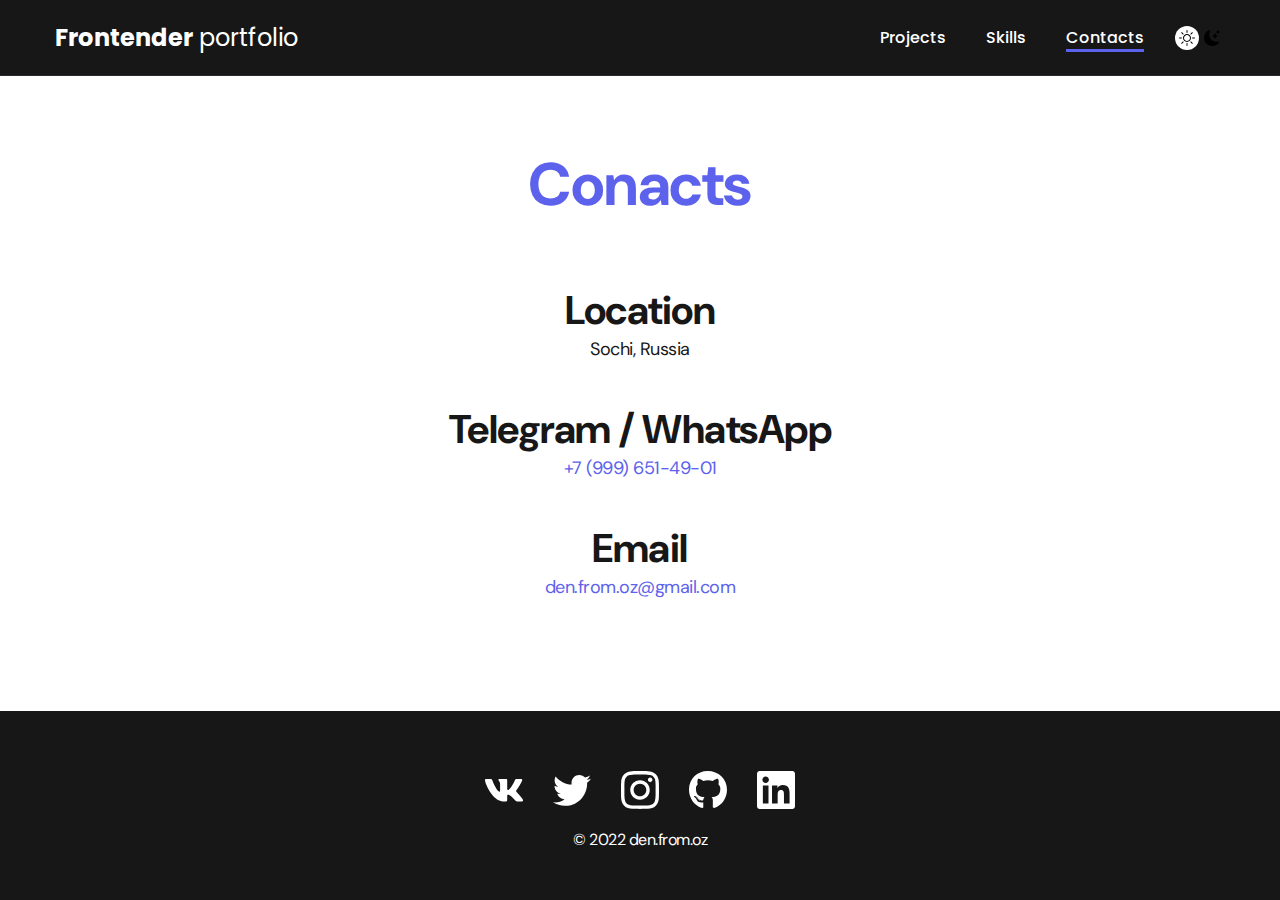
<file: contacts.html>
<!DOCTYPE html>
<html lang="en">
  <head>
    <meta charset="UTF-8" />
    <meta http-equiv="X-UA-Compatible" content="IE=edge" />
    <meta name="viewport" content="width=device-width, initial-scale=1.0" />
    <title>Portfolio</title>
    <link rel="stylesheet" href="./css/main.css" />
  </head>
  <body>
    <nav class="nav">
      <div class="container">
        <div class="nav-row">
          <a href="./index.html" class="logo">
            <strong>Frontender</strong> portfolio</a
          >
          <button class="dark-mode-btn">
            <img
              src="./image/icons/Sun.svg"
              alt="light mode"
              class="dark-mode-btn__icon"
            />
            <img
              src="./image/icons/Moon.svg"
              alt="dark mode"
              class="dark-mode-btn__icon"
            />
          </button>

          <ul class="nav-list">
            <li class="nav-list__item">
              <a href="./index.html" class="nav-list__link">Projects</a>
            </li>
            <li class="nav-list__item">
              <a href="./skills.html" class="nav-list__link">Skills</a>
            </li>
            <li class="nav-list__item">
              <a
                href="./contacts.html"
                class="nav-list__link nav-list__link--active"
                >Contacts</a
              >
            </li>
          </ul>
        </div>
      </div>
    </nav>

    <main class="section">
      <div class="container">
        <h1 class="title-1">Conacts</h1>
        <ul class="content-list">
          <li class="content-list__item">
            <h2 class="title-2">Location</h2>
            <p>Sochi, Russia</p>
          </li>
          <li class="content-list__item">
            <h2 class="title-2">Telegram / WhatsApp</h2>
            <p>
              <a href="tel: +7 (999) 651-49-01"> +7 (999) 651-49-01</a>
            </p>
          </li>
          <li class="content-list__item">
            <h2 class="title-2">Email</h2>
            <p>
              <a href="mailto:den.from.oz@gmail.com">den.from.oz@gmail.com</a>
            </p>
          </li>
        </ul>
      </div>
    </main>

    <footer class="footer">
      <div class="container">
        <div class="footer__wrapper">
          <ul class="social">
            <li class="social__item">
              <a href="#!"><img src="./image/icons/vk.svg" alt="link" /></a>
            </li>
            <li class="social__item">
              <a href="#!"
                ><img src="./image/icons/twitter.svg" alt="link"
              /></a>
            </li>
            <li class="social__item">
              <a href="#!"
                ><img src="./image/icons/instagram.svg" alt="link"
              /></a>
            </li>
            <li class="social__item">
              <a href="#!"><img src="./image/icons/gitHub.svg" alt="link" /></a>
            </li>
            <li class="social__item">
              <a href="#!"
                ><img src="./image/icons/linkedIn.svg" alt="link"
              /></a>
            </li>
          </ul>
          <div class="copyright">
            <p>© 2022 den.from.oz</p>
          </div>
        </div>
      </div>
    </footer>
    <script src="./js/main.js"></script>
  </body>
</html>
</file>
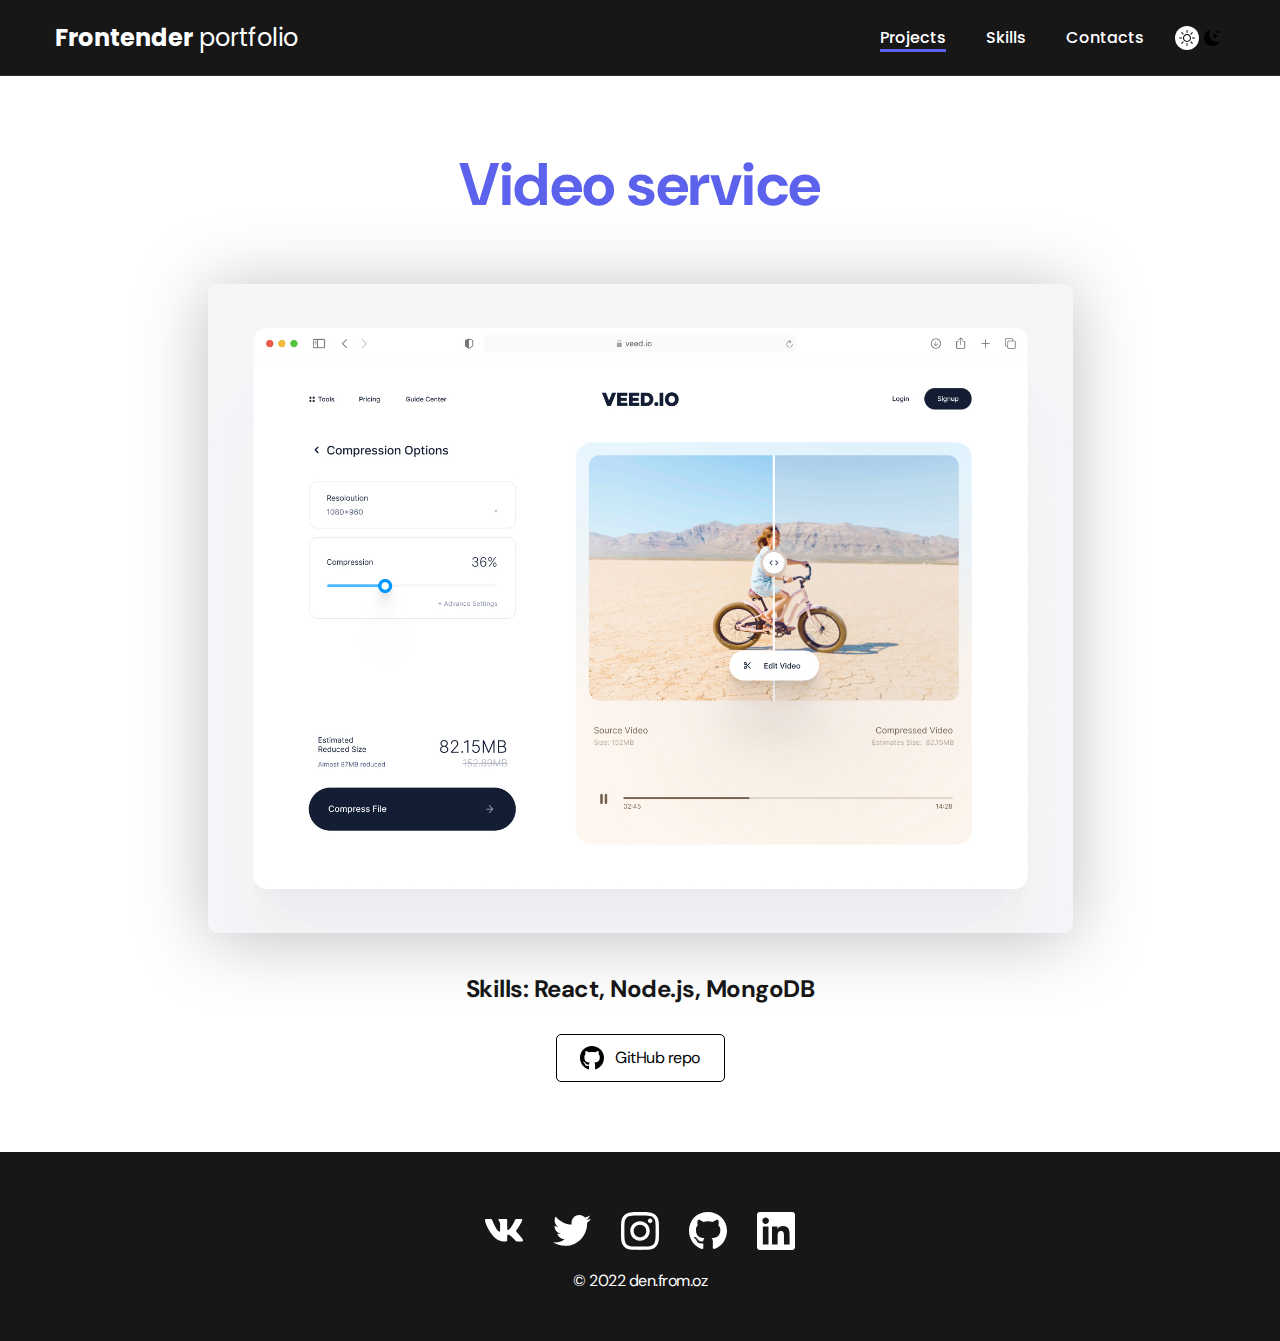
<file: project-page.html>
<!DOCTYPE html>
<html lang="en">
  <head>
    <meta charset="UTF-8" />
    <meta http-equiv="X-UA-Compatible" content="IE=edge" />
    <meta name="viewport" content="width=device-width, initial-scale=1.0" />
    <title>Portfolio</title>
    <link rel="stylesheet" href="./css/main.css" />
  </head>
  <body>
    <nav class="nav">
      <div class="container">
        <div class="nav-row">
          <a href="./index.html" class="logo">
            <strong>Frontender</strong> portfolio</a
          >
          <button class="dark-mode-btn">
            <img
              src="./image/icons/Sun.svg"
              alt="light mode"
              class="dark-mode-btn__icon"
            />
            <img
              src="./image/icons/Moon.svg"
              alt="dark mode"
              class="dark-mode-btn__icon"
            />
          </button>

          <ul class="nav-list">
            <li class="nav-list__item">
              <a
                href="./index.html"
                class="nav-list__link nav-list__link--active"
                >Projects</a
              >
            </li>
            <li class="nav-list__item">
              <a href="./skills.html" class="nav-list__link">Skills</a>
            </li>
            <li class="nav-list__item">
              <a href="./contacts.html" class="nav-list__link">Contacts</a>
            </li>
          </ul>
        </div>
      </div>
    </nav>

    <main class="section">
      <div class="container">
        <div class="project-detailes">
          <h1 class="title-1">Video service</h1>
          <img
            src="./image/projects/02-big.jpg"
            alt="project cover"
            class="project-detailes__cover"
          />
          <div class="project-detailes__desc">
            <p>Skills: React, Node.js, MongoDB</p>
          </div>
          <a href="#!" class="btn-outline">
            <img src="./image/icons/gitHub-black.svg" alt="github icon" />
            GitHub repo
          </a>
        </div>
      </div>
    </main>

    <footer class="footer">
      <div class="container">
        <div class="footer__wrapper">
          <ul class="social">
            <li class="social__item">
              <a href="#!"><img src="./image/icons/vk.svg" alt="link" /></a>
            </li>
            <li class="social__item">
              <a href="#!"
                ><img src="./image/icons/twitter.svg" alt="link"
              /></a>
            </li>
            <li class="social__item">
              <a href="#!"
                ><img src="./image/icons/instagram.svg" alt="link"
              /></a>
            </li>
            <li class="social__item">
              <a href="#!"><img src="./image/icons/gitHub.svg" alt="link" /></a>
            </li>
            <li class="social__item">
              <a href="#!"
                ><img src="./image/icons/linkedIn.svg" alt="link"
              /></a>
            </li>
          </ul>
          <div class="copyright">
            <p>© 2022 den.from.oz</p>
          </div>
        </div>
      </div>
    </footer>
    <script src="./js/main.js"></script>
  </body>
</html>
</file>
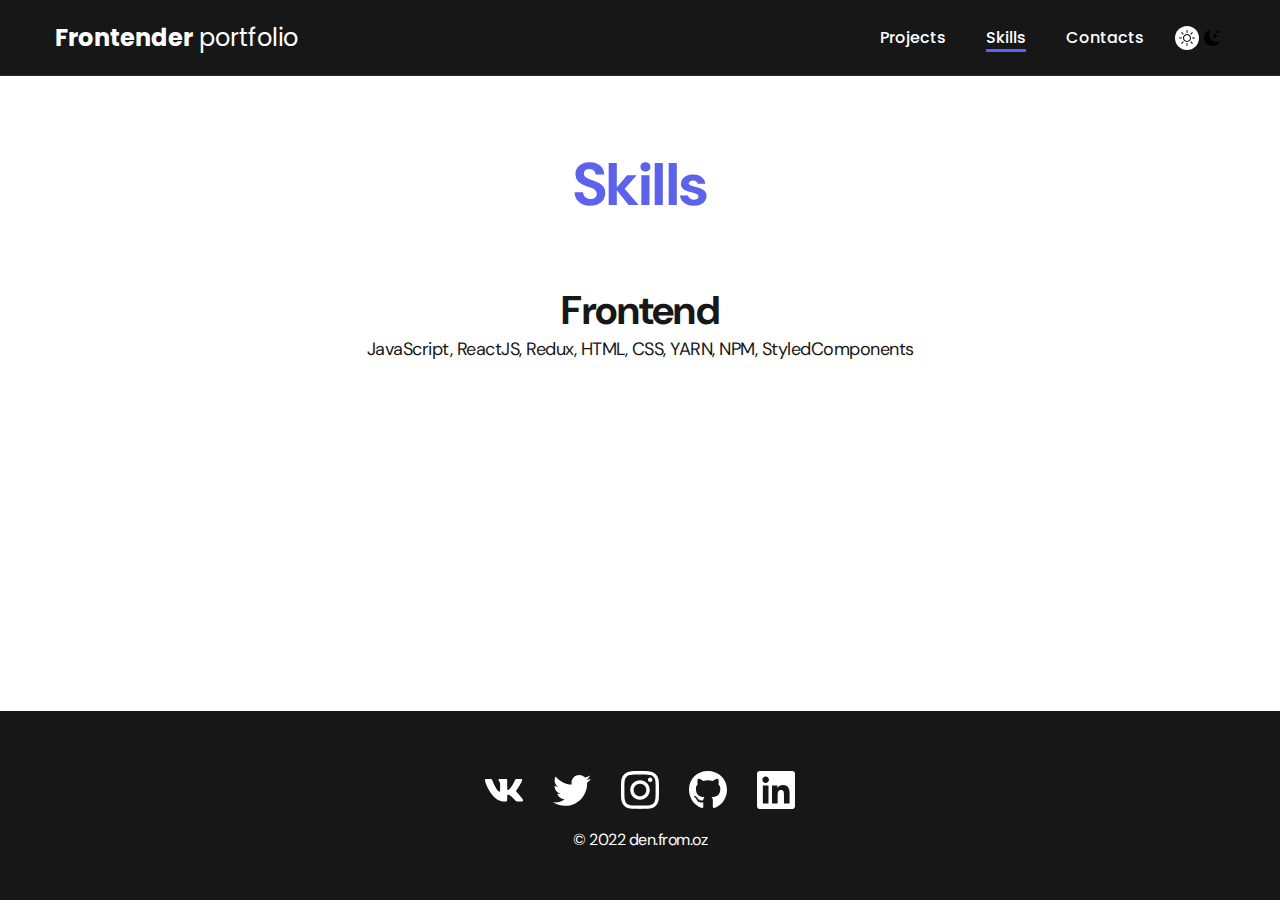
<file: skills.html>
<!DOCTYPE html>
<html lang="en">
  <head>
    <meta charset="UTF-8" />
    <meta http-equiv="X-UA-Compatible" content="IE=edge" />
    <meta name="viewport" content="width=device-width, initial-scale=1.0" />
    <title>Portfolio</title>
    <link rel="stylesheet" href="./css/main.css" />
  </head>
  <body>
    <nav class="nav">
      <div class="container">
        <div class="nav-row">
          <a href="./index.html" class="logo">
            <strong>Frontender</strong> portfolio</a
          >
          <button class="dark-mode-btn">
            <img
              src="./image/icons/Sun.svg"
              alt="light mode"
              class="dark-mode-btn__icon"
            />
            <img
              src="./image/icons/Moon.svg"
              alt="dark mode"
              class="dark-mode-btn__icon"
            />
          </button>

          <ul class="nav-list">
            <li class="nav-list__item">
              <a href="./index.html" class="nav-list__link">Projects</a>
            </li>
            <li class="nav-list__item">
              <a
                href="./skills.html"
                class="nav-list__link nav-list__link--active"
                >Skills</a
              >
            </li>
            <li class="nav-list__item">
              <a href="./contacts.html" class="nav-list__link">Contacts</a>
            </li>
          </ul>
        </div>
      </div>
    </nav>

    <main class="section">
      <div class="container">
        <h1 class="title-1">Skills</h1>
        <ul class="content-list">
          <li class="content-list__item">
            <h2 class="title-2">Frontend</h2>
            <p>
              JavaScript, ReactJS, Redux, HTML, CSS, YARN, NPM, StyledComponents
            </p>
          </li>
          <li class="content-list__item">
            <!-- <h2 class="title-2">Backend</h2>
            <p>NodeJS, MySQL, MongoDB, PHP, Laravel</p> -->
          </li>
        </ul>
      </div>
    </main>

    <footer class="footer">
      <div class="container">
        <div class="footer__wrapper">
          <ul class="social">
            <li class="social__item">
              <a href="#!"><img src="./image/icons/vk.svg" alt="link" /></a>
            </li>
            <li class="social__item">
              <a href="#!"
                ><img src="./image/icons/twitter.svg" alt="link"
              /></a>
            </li>
            <li class="social__item">
              <a href="#!"
                ><img src="./image/icons/instagram.svg" alt="link"
              /></a>
            </li>
            <li class="social__item">
              <a href="#!"><img src="./image/icons/gitHub.svg" alt="link" /></a>
            </li>
            <li class="social__item">
              <a href="#!"
                ><img src="./image/icons/linkedIn.svg" alt="link"
              /></a>
            </li>
          </ul>
          <div class="copyright">
            <p>© 2022 den.from.oz</p>
          </div>
        </div>
      </div>
    </footer>
    <script src="./js/main.js"></script>
  </body>
</html>
</file>
<file: css/main.css>
@import "./reset.css";
@import url("https://fonts.googleapis.com/css2?family=DM+Sans:wght@400;500;700&family=Poppins:wght@400;500;700&display=swap");

/* 
font-family: 'DM Sans', sans-serif;
font-family: 'Poppins', sans-serif;
*/

/* Правила для всего документа - переменные */
:root {
  --black: #171718;
  --black-border: #26292d;
  --white: #fff;
  --purple: #5c62ec;
  --orange: rgb(242, 164, 7);

  --dark-bg: var(--black);
  --dark-border: var(--black-border);
  --header-text: var(--white);
  --accent: var(--purple);

  /* Light mode */

  --page-bg: var(--white);
  --text-color: var(--black);
  --project-card-bg: var(--white);
  --project-card-text: var(--black);
  --project-card-btn-bg: var(--white);
  --box-shadow: 0px 5px 35px rgba(0, 0, 0, 0.25);
}

html,
body {
  display: flex;
  flex-direction: column;
  min-height: 100vh;

  font-family: "DM Sans", sans-serif;
  letter-spacing: -0.5px;

  /* Light mode */
  background-color: var(--page-bg);
  color: var(--text-color);
}

.dark {
  --page-bg: #252526;
  --text-color: var(--white);
  --project-card-bg: var(--black);
  --project-card-text: var(--white);
  --project-card-btn-bg: var(--accent);
  --box-shadow: 0px 5px 35px rgba(0, 0, 0, 0.8);
}

/* General styles */

.container {
  margin: 0 auto;
  padding: 0 15px;
  max-width: 1200px;
}

.title-1 {
  margin-bottom: 60px;
  font-size: 60px;
  font-weight: 700;
  line-height: 1.3;
  text-align: center;
  color: var(--accent);
}

.title-2 {
  font-weight: 700;
  font-size: 40px;
  line-height: 1.3;
  text-align: center;
}

/* временно скрыть */
.none {
  display: none !important;
}

/* Nav */

.nav {
  padding: 20px 0;
  background-color: var(--dark-bg);
  color: #fff;
  border-bottom: 1px solid var(--dark-border);
  letter-spacing: normal;
}

.nav-row {
  display: flex;
  justify-content: flex-end;
  align-items: center;
  column-gap: 30px;
  row-gap: 20px;
  flex-wrap: wrap;
}

.logo {
  margin-right: auto;
  color: var(--white);
  font-size: 24px;
  font-family: "Poppins", sans-serif;
}

.logo strong {
  font-weight: 700;
}

.nav-list {
  display: flex;
  align-items: center;
  column-gap: 40px;
  font-size: 16px;
  font-weight: 500;
  font-family: "Poppins", sans-serif;
}

.nav-list__item {
}

.nav-list__link {
  color: var(--header-text);
  transition: opacity 0.2s ease-in;
}

.nav-list__link--active {
  position: relative;
}
.nav-list__link:hover {
  opacity: 0.8;
}

/* модификатор элемента блока*/

.nav-list__link--active::before {
  content: "";
  position: absolute;
  left: 0;
  top: 100%;
  display: block;
  height: 3px;
  width: 100%;
  background-color: var(--accent);
}

/* Dark mode button */

.dark-mode-btn {
  order: 9;
  display: flex;
  justify-content: space-between;
  position: relative;
  width: 51px;
  height: 26px;
  padding: 5px;
  border-color: #272727;
  border-radius: 50px;
}

.dark-mode-btn::before {
  content: "";
  position: absolute;
  top: 1px;
  left: 1px;
  display: block;
  width: 24px;
  height: 24px;
  border-radius: 50%;
  background-color: var(--white);
  transition: left 0.2s ease-in;
}

.dark-mode-btn--active::before {
  left: 26px;
}

.dark-mode-btn__icon {
  position: relative;
}

/* Header */

.header {
  display: flex;
  justify-content: center;
  align-items: center;
  text-align: center;
  min-height: 695px;
  padding: 40px;
  background-color: var(--dark-bg);
  background-image: url("./image/header-bg.png");
  background-repeat: no-repeat;
  background-size: auto;
  background-position: center;
  color: var(--header-text);
}

.header__wrapper {
  padding: 0 15px;
  max-width: 660px;
}

.header__title {
  font-size: 40px;
  font-weight: 700;
  line-height: 1.4;
  margin-bottom: 20px;
}

.header__title strong {
  font-size: 60px;
  font-weight: 700;
}

.header__title em {
  font-style: normal;
  color: var(--accent);
}

.header__text {
  font-size: 18px;
  line-height: 1.333;
  margin-bottom: 40px;
}

.header__text p + p {
  margin-bottom: 0.5em;
}

/* Button */

.btn {
  display: inline-block;
  height: 48px;
  padding: 12px 28px;
  border-radius: 5px;
  background-color: var(--accent);
  color: var(--header-text);
  letter-spacing: 0.15px;
  text-align: center;
  font-weight: 500;
  font-size: 16px;
  transition: opacity 0.2s ease-in;
}

.btn:hover {
  opacity: 0.8;
}

/* прожатие кнопки */
.btn:active {
  position: relative;
  top: 1px;
}

/* Projects */

.section {
  padding: 70px 0;
}

.projects {
  display: flex;
  justify-content: center;
  flex-wrap: wrap;
  row-gap: 30px;
  column-gap: 30px;
}

.project {
  max-width: 370px;
  height: 349px;
  background-color: var(--project-card-bg);
  box-shadow: var(--box-shadow);
  border-radius: 10px;
}

.project img {
  border-radius: 10px;
}

.project__title {
  margin: 15px 73px 25px 20px;
  font-weight: 700;
  font-size: 24px;
  line-height: 1.3;
  color: var(--project-card-text);
}

/* Project detailes */

.project-detailes {
  max-width: 865px;
  margin: 0 auto;

  display: flex;
  flex-direction: column;
  align-items: center;
}

.project-detailes__cover {
  max-width: 100%;
  margin-bottom: 40px;
  filter: drop-shadow(0px 5px 35px rgba(0, 0, 0, 0.25));
  border-radius: 10px;
}
.project-detailes__desc {
  font-weight: 700;
  font-size: 24px;
  line-height: 1.3;
  margin-bottom: 30px;
}
.btn-outline {
  width: 169px;
  height: 48px;
  column-gap: 10.6px;

  display: flex;
  align-items: center;
  justify-content: center;

  color: #000;
  background-color: var(--project-card-btn-bg);
  border: 1px solid #000;
  border-radius: 5px;

  transition: opacity 0.2s ease-in;
}

.btn-outline:hover {
  opacity: 0.8;
  background-color: var(--purple);
}

.btn-outline:active {
  position: relative;
  top: 1px;
}

.btn-outline img {
}

/* Footer */

.footer {
  padding: 60px 0 50px;
  background-color: var(--dark-bg);
  color: var(--white);
  margin-top: auto;
}

.footer__wrapper {
  display: flex;
  flex-direction: column;
  align-items: center;
  row-gap: 20px;
}

.social {
  display: flex;
  column-gap: 30px;
  column-gap: 30px;
  align-items: center;
}

.social__item {
}

.copyright {
  font-size: 16px;
}

.copyright p + p {
  margin-top: 0.5em;
}

/* Skills */

.content-list {
  margin: 0 auto;
  max-width: 570px;
  display: flex;
  flex-wrap: wrap;
  flex-direction: column;
  align-items: center;
  row-gap: 40px;
  text-align: center;
}

.content-list a {
  color: var(--accent);
}

.content-list__item {
  font-size: 18px;
  line-height: 1.5;
}

.content-list__item p + p {
  margin-top: 0.5em;
}

@media (max-width: 620px) {
  .header {
    min-height: unset;
  }
  .header__title {
    font-size: 30px;
  }
  .header__title strong {
    font-size: 40px;
  }
  .nav-row {
    justify-content: space-between;
  }

  .section {
    padding: 40px 0;
  }

  .social {
    column-gap: 20px;
  }

  .social__item {
    width: 28px;
  }

  .title-1 {
    margin-bottom: 30px;
    font-size: 30px;
  }

  .title-2 {
    font-size: 30px;
    margin-bottom: 10px;
  }

  .project__title {
    font-size: 22px;
  }

  .project-detailes__desc {
    font-size: 22px;
    margin-bottom: 20px;
  }

  .content-list {
    row-gap: 20px;
  }

  .content-list__item {
    font-size: 16px;
  }

  .footer {
    padding: 40px 0 30px;
  }

  .footer__wrapper {
    row-gap: 20px;
  }

  .dark-mode-btn {
    order: 0;
  }
}
</file>
